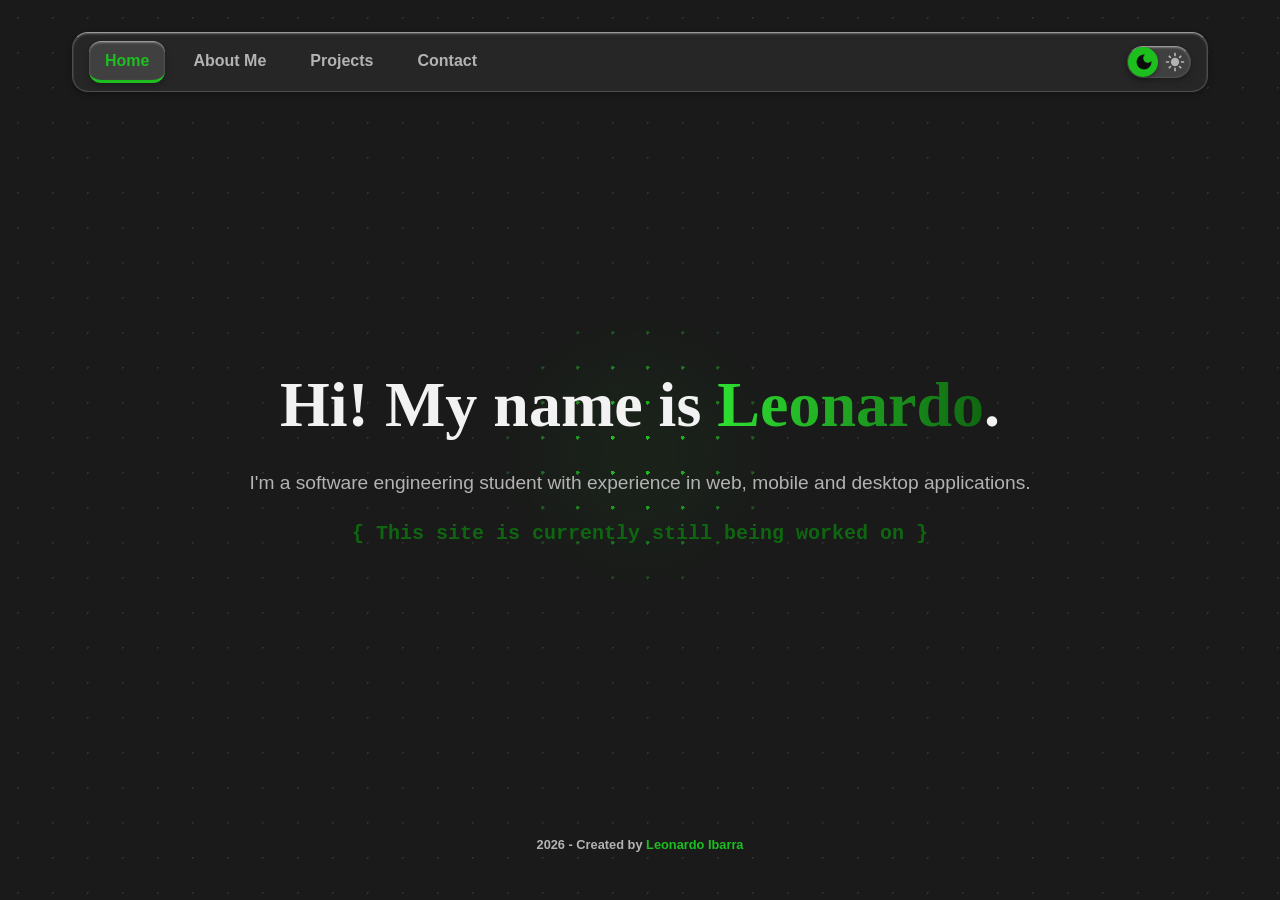
<file: index.html>
<!DOCTYPE html>
<html>
<head>
    <meta http-equiv="refresh" content="0; url=home/home.html" />
    <title>Redirecting...</title>
</head>
<body>
    <p>If you are not redirected automatically, follow this <a href="home/home.html">link</a>.</p>
</body>
</html>
</file>
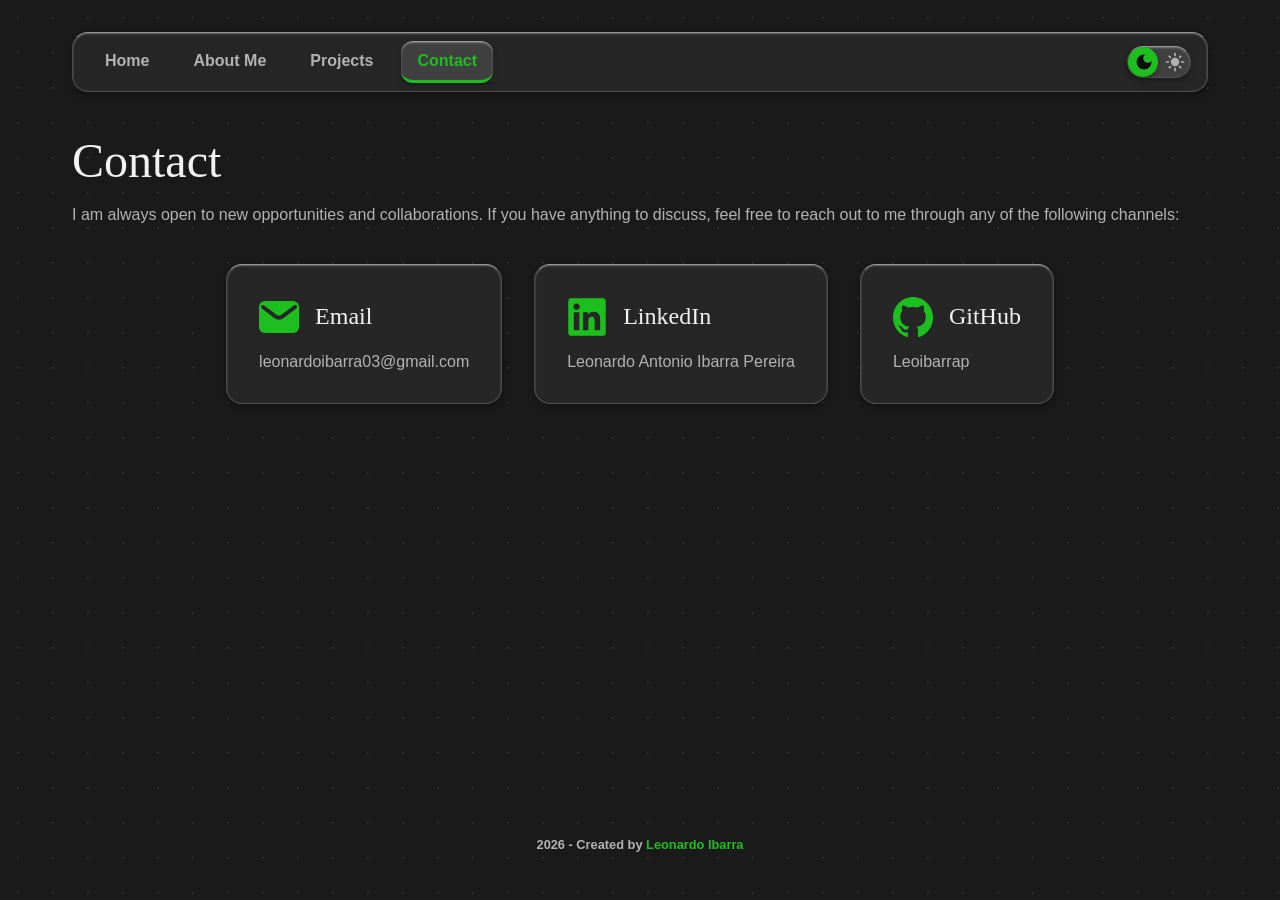
<file: contact/contact.html>
<!DOCTYPE html>
<html>

<head>
    <title>Portfolio</title>
    <link rel="icon" type="image/x-icon" href="../assets/icons/web-icon.png">
    <link rel="stylesheet" href="../style.css">
    <link rel="stylesheet" href="../contact/contact.css">
    <script>
        let initTheme = localStorage.getItem('theme') || "dark";
        document.documentElement.setAttribute("data-theme", initTheme);
    </script>
</head>

<body>
    <div class="nav-bar">
        <div class="nav-group">
            <a class="nav-item" href="../home/home.html">Home</a>
            <a class="nav-item" href="../about/about.html">About Me</a>
            <a class="nav-item" href="../projects/projects.html">Projects</a>
            <a class="nav-item active" href="../contact/contact.html">Contact</a>
        </div>

        <div id="theme-toggle-button" onclick="toggleTheme()">
            <div class="theme-toggle-thumb"></div>
            <div id="dark-mode-icon" class="theme-icon"></div>
            <div id="light-mode-icon" class="theme-icon"></div>
        </div>
    </div>

    <div class="main-container">
        <div class="page-header">
            <h1>Contact</h1>
            <p>
                I am always open to new opportunities and collaborations. If you have anything to discuss, feel free to
                reach out to me through any of the following channels:
            </p>
        </div>

        <div class="cards-container">
            <a class="card" href="mailto:leonardoibarra03@gmail.com" target="_blank">
                <div class="card-header">
                    <div class="card-icon" id="email-icon"></div>
                    <div class="card-title">
                        <h2>Email</h2>
                    </div>
                </div>
                <div class="card-content">
                    <p>leonardoibarra03@gmail.com</p>
                </div>
            </a>

            <a class="card" href="https://www.linkedin.com/in/leonardo-antonio-ibarra-pereira/" target="_blank">
                <div class="card-header">
                    <div class="card-icon" id="linkedin-icon"></div>
                    <div class="card-title">
                        <h2>LinkedIn</h2>
                    </div>
                </div>
                <div class="card-content">
                    <p>Leonardo Antonio Ibarra Pereira</p>
                </div>
            </a>

            <a class="card" href="https://www.github.com/leoibarrapp" target="_blank">
                <div class="card-header">
                    <div class="card-icon" id="github-icon"></div>
                    <div class="card-title">
                        <h2>GitHub</h2>
                    </div>
                </div>
                <div class="card-content">
                    <p>Leoibarrap</p>
                </div>
            </a>
        </div>
    </div>

    <script src="../script.js"></script>
</body>

</html>
</file>
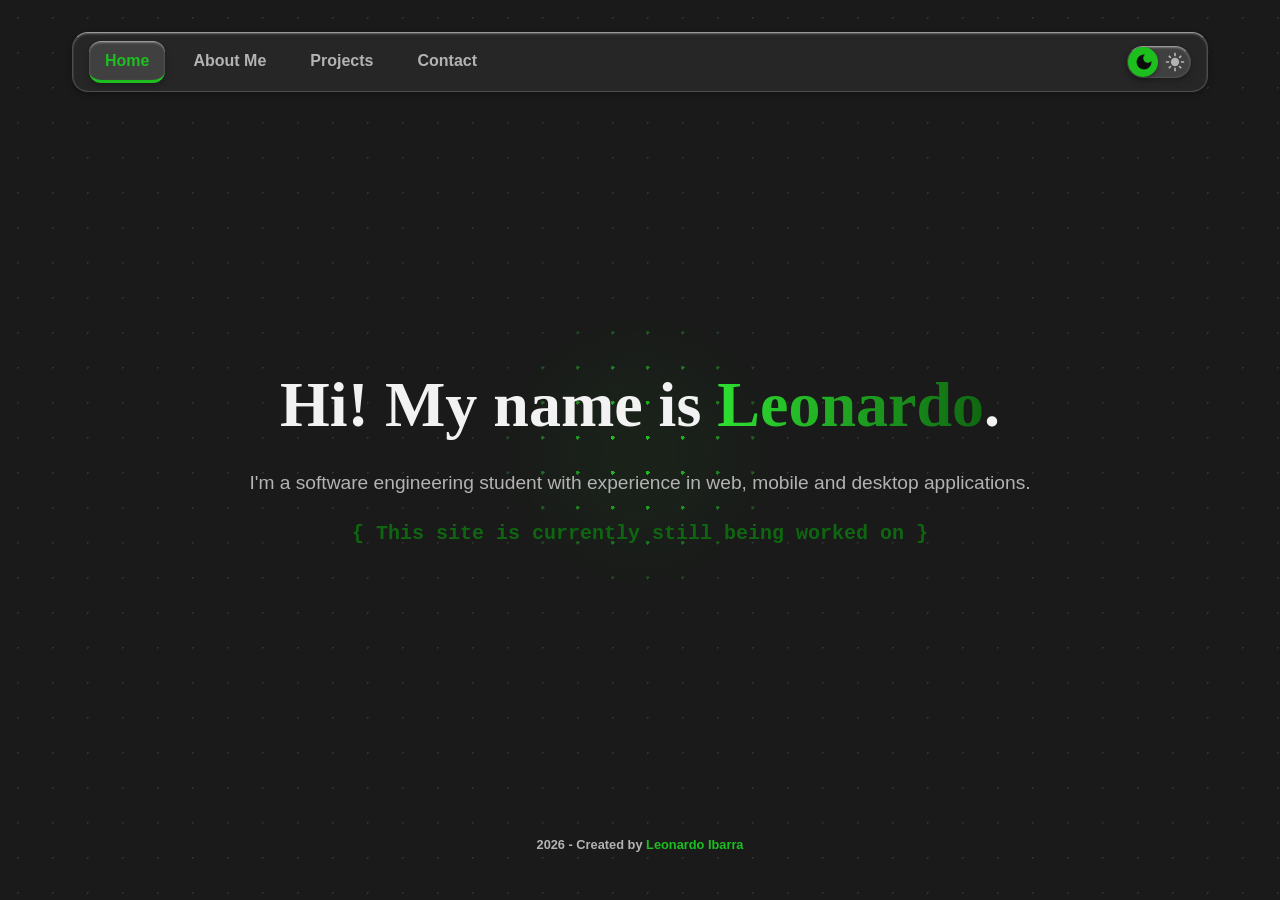
<file: home/home.html>
<!DOCTYPE html>
<html>

<head>
    <title>Portfolio</title>
    <link rel="icon" type="image/x-icon" href="../assets/icons/web-icon.png">
    <link rel="stylesheet" href="../style.css?v=1.1">
    <link rel="stylesheet" href="home.css?v=1.1">
    <script>
        let initTheme = localStorage.getItem('theme') || "dark";
        document.documentElement.setAttribute("data-theme", initTheme);
    </script>
</head>

<body>
    <div class="nav-bar">
        <div class="nav-group">
            <a class="nav-item active" href="home.html">Home</a>
            <a class="nav-item" href="../about/about.html">About Me</a>
            <a class="nav-item" href="../projects/projects.html">Projects</a>
            <a class="nav-item" href="../contact/contact.html">Contact</a>
        </div>

        <div id="theme-toggle-button" onclick="toggleTheme()">
            <div class="theme-toggle-thumb"></div>
            <div id="dark-mode-icon" class="theme-icon"></div>
            <div id="light-mode-icon" class="theme-icon"></div>
        </div>
    </div>

    <div class="home-container">
        <div class="home-content">
            <h1>Hi! My name is <span class="gradient-text">Leonardo</span>.</h1>
            <p>I'm a software engineering student with experience in web, mobile and desktop applications.</p>
            <h2 class="work-in-progress">This site is currently still being worked on</h2>
        </div>
    </div>

    <script src="../script.js"></script>
    <script src="home.js"></script>
</body>

</html>
</file>
<file: style.css>
:root {
    --bg-dark: hsl(0 0% 10%);
    --bg: hsl(0 0% 15%);
    --bg-light: hsl(0 0% 25%);
    --border: hsl(0 0% 30%);
    --gradient: linear-gradient(0deg, var(--bg) 95%, var(--bg-light));
    --gradient-hover: linear-gradient(0deg, var(--bg) 80%, var(--bg-light));
    --highlight: hsl(0 0% 60%);
    --border-card: solid 1px var(--border);
    --shadow:
        inset 0 1px 2px #ffffff50,
        0 2px 4px #00000030,
        0 4px 8px #00000015;

    --text: hsl(0 0% 95%);
    --text-muted: hsl(0 0% 70%);
    --dot-color: rgba(255, 255, 255, 0.1);
    --dot-size: 35px;

    --radius: 1rem;
    --radius-sm: 0.75rem;
    --radius-md: 1.5rem;
    --radius-lg: 2rem;

    --primary-darkest: hsl(121, 74%, 13%);
    --primary-dark: hsl(121, 74%, 23%);
    --primary: hsl(121, 74%, 43%);
    --primary-light: hsl(121, 74%, 53%);
    --primary-lightest: hsl(121, 74%, 63%);
    --primary-transparent: hsla(121, 74%, 43%, 0.05);

    --accent-darkest: hsl(200, 85%, 18%);
    --accent-dark: hsl(200, 85%, 28%);
    --accent: hsl(200, 85%, 48%);
    --accent-light: hsl(200, 85%, 58%);
    --accent-lightest: hsl(200, 85%, 68%);

    --yellow-darkest: hsl(45, 100%, 15%);
    --yellow-dark: hsl(45, 100%, 25%);
    --yellow: hsl(45, 100%, 45%);
    --yellow-light: hsl(45, 100%, 55%);
    --yellow-lightest: hsl(45, 100%, 65%);

    --border-primary: hsl(121, 74%, 40%);
    --border-accent: hsl(200, 85%, 45%);
}

[data-theme="light"] {
    --primary-darkest: hsl(121, 74%, 13%);
    --primary-dark: hsl(121, 74%, 23%);
    --primary: hsl(121, 74%, 33%);
    --primary-light: hsl(121, 74%, 43%);
    --primary-lightest: hsl(121, 74%, 53%);
    --primary-transparent: hsla(121, 74%, 43%, 0.05);

    --bg-dark: hsl(0 0% 85%);
    --bg: hsl(0 0% 90%);
    --bg-light: hsl(0 0% 95%);

    --highlight: hsl(0 0% 100%);
    --border-card: solid 1px var(--bg);

    --text: hsl(0 0% 5%);
    --text-muted: hsl(0 0% 30%);
    --dot-color: rgba(0, 0, 0, 0.2);
}

.theme-transition,
.theme-transition *,
.theme-transition *::before,
.theme-transition *::after {
    transition: background-color 0.2s ease-in-out, color 0.1s ease-in-out, border-color 0.2s ease-in-out, box-shadow 0.2s ease-in-out !important;
}

#theme-toggle-button {
    position: relative;
    width: 64px;
    height: 32px;
    background-color: var(--bg-light);
    border-radius: var(--radius);
    cursor: pointer;
    display: flex;
    justify-content: space-between;
    align-items: center;
    padding: 0 5px 0 6px;
    border: var(--border-card);
    border-top: solid 1px var(--highlight);
    box-sizing: border-box;
    box-shadow: var(--shadow);
    margin: 0;
}

.theme-icon {
    width: 20px;
    height: 20px;
    z-index: 2;
    transition: background-color 0.3s ease, opacity 0.3s ease;
}

#dark-mode-icon {
    mask: url("assets/icons/dark-mode-icon.svg") no-repeat center / contain;
    -webkit-mask: url("assets/icons/dark-mode-icon.svg") no-repeat center / contain;
}

#light-mode-icon {
    mask: url("assets/icons/light-mode-icon.svg") no-repeat center / contain;
    -webkit-mask: url("assets/icons/light-mode-icon.svg") no-repeat center / contain;
}

[data-theme="dark"] #dark-mode-icon,
[data-theme="light"] #light-mode-icon {
    background-color: hsl(0 0% 5%);
}

[data-theme="light"] #dark-mode-icon,
[data-theme="dark"] #light-mode-icon {
    background-color: var(--text-muted);
}

.theme-toggle-thumb {
    position: absolute;
    top: 0px;
    left: 0px;
    width: 30px;
    height: 30px;
    background: var(--primary);
    border-radius: 50%;
    z-index: 1;
    transition: transform 0.4s cubic-bezier(0.68, -0.55, 0.265, 1.55), background-color 0.4s ease;
    box-shadow: 0 2px 4px rgba(0, 0, 0, 0.3);
}

[data-theme="light"] .theme-toggle-thumb {
    transform: translateX(32px);
}

#theme-toggle-button:hover .theme-toggle-thumb {
    background: var(--primary-light);
}

body {
    font-family: 'Google Sans', sans-serif;
    /* font-family: 'Segoe UI'; */
    background-color: var(--bg-dark) !important;
    color: var(--text-muted);

    max-width: 1200px;
    margin: 0 auto;
    padding: 2rem;
    min-height: 100vh;
    box-sizing: border-box;

    display: flex;
    flex-direction: column;
    gap: 2.5rem;

    user-select: none;

    background-image: radial-gradient(var(--dot-color) 1px, transparent 1px);
    background-size: var(--dot-size) var(--dot-size);
}

p {
    color: var(--text-muted);
    text-align: justify;
    margin: 0;
}

h1,
h2,
h3 {
    font-family: 'Segoe UI';
    color: var(--text);
    margin: 0;
    line-height: 1.2;
    font-weight: normal;
}

.main-container {
    display: flex;
    flex-direction: column;
    gap: 2.5rem;
}

.page-header {
    display: flex;
    flex-direction: column;
    gap: 1rem;
}

.page-header h1 {
    font-size: 3rem;
    font-weight: normal;
}

button {
    padding: 0.75rem;
    border-radius: var(--radius);

    box-shadow: var(--shadow);
    border: none;
    border-top: solid 6px var(--highlight);
    font-size: 1rem;
    cursor: pointer;
    transition: background-color 0.2s ease-in-out, color 0.2s ease-in-out, border-color 0.2s ease-in-out, box-shadow 0.2s ease-in-out !important;

}

.btn-primary {
    background-color: var(--primary);
    color: var(--primary-darkest);
    font-weight: bold;

    border-top: solid 2px var(--primary-lightest) !important;
}

.btn-primary:hover {
    background-color: var(--primary-light) !important;
}

.btn-accent {
    background-color: var(--accent);
    color: var(--accent-darkest);
    font-weight: bold;

    border-top: solid 2px var(--accent-lightest);
}

.btn-accent:hover {
    background-color: var(--accent-light) !important;
}

.btn-yellow {
    background-color: var(--yellow);
    color: var(--yellow-darkest);
    font-weight: bold;

    border-top: solid 2px var(--yellow-lightest);
}

.btn-yellow:hover {
    background-color: var(--yellow-light) !important;
}

.nav-bar {
    background-color: var(--bg);
    box-shadow: var(--shadow);
    border: var(--border-card);
    border-top: solid 1px var(--highlight);

    padding: 0.5rem 1rem;
    border-radius: var(--radius);

    display: flex;
    justify-content: space-between;
    align-items: center;
}

.nav-bar .nav-group {
    display: flex;
    align-items: center;
    gap: 12px;
}

.nav-bar #theme-toggle-button {
    margin: 0;
}

.nav-bar .nav-item {
    padding: 10px 16px;
    text-decoration: none;
    font-weight: bold;
    color: inherit;

    border-bottom: solid 2px transparent;
    border-radius: var(--radius-sm);

    transition: background-color 0.2s ease-in-out, transform 0.2s ease-in-out, color 0.2s ease-in-out;
}

.nav-bar .nav-item.active {
    color: var(--primary);
    background-color: var(--bg-light);
    border-top: solid 1px var(--highlight);
    border-bottom: 3px solid var(--primary);
    box-shadow: var(--shadow);
}

.nav-bar .nav-item:hover:not(.active) {
    background-color: var(--bg-light);
    transform: translateY(-2px);
    color: var(--primary-light);
    box-shadow: var(--shadow);
}

.cards-container {
    display: flex;
    gap: 2rem;
    align-items: stretch;
}

.cards-container .card {
    flex: 1;
    min-width: 0;
    overflow: visible;
}


.card {
    background-color: var(--bg);
    box-shadow: var(--shadow);
    border: var(--border-card);
    border-top: solid 1px var(--highlight);

    padding: 2rem;
    border-radius: var(--radius);

    display: flex;
    flex-direction: column;
    gap: 1rem;
    transition: background-color 0.2s ease, transform 0.2s ease-in-out;

}

.card.interactive,
a.card {
    cursor: pointer;
}

.card.interactive:hover,
a.card:hover {
    background-color: var(--bg-light);
    transform: translateY(-5px);
}

.card.interactive:hover p,
a.card:hover p {
    color: var(--text);
}

.card p,
.card h1,
.card h2 {
    margin: 0;
    transition: color 0.2s ease-in-out;
}

a.card {
    text-decoration: none !important;
}

.card-header {
    display: flex;
    align-items: center;
    gap: 1rem;
}


.card-icon {
    width: 40px;
    height: 40px;
    z-index: 2;
    transition: background-color 0.3s ease, opacity 0.3s ease;
}

.page-footer {
    display: flex;
    justify-content: center;
    align-items: center;
    margin-top: auto;
    padding: 1rem;
    color: var(--text-muted);
    font-size: 0.8rem;
    font-weight: bold;
    ;
}

.highlight {
    font-weight: bold;
    color: var(--primary);
}
</file>
<file: contact/contact.css>
#linkedin-icon {
    mask: url("../assets/icons/linkedin-icon.svg") no-repeat center / contain;
    -webkit-mask: url("../assets/icons/linkedin-icon.svg") no-repeat center / contain;
}

#email-icon {
    mask: url("../assets/icons/email-icon.svg") no-repeat center / contain;
    -webkit-mask: url("../assets/icons/email-icon.svg") no-repeat center / contain;
}

#github-icon {
    mask: url("../assets/icons/github-icon.svg") no-repeat center / contain;
    -webkit-mask: url("../assets/icons/github-icon.svg") no-repeat center / contain;
}

.card-icon {
    background-color: var(--primary);
}

.cards-container {
    justify-content: center !important;
    align-items: center !important;
}

.card {
    flex: none !important
}
</file>
<file: home/home.css>
:root {
    --dot-highlight-color: var(--primary);
    --dot-highlight-size: 150px;
    --spotlight-color: var(--primary-transparent);
}

[data-theme="light"] {
    --dot-highlight-color: var(--primary-dark);
    --spotlight-color: var(--primary-transparent);
}

/* capa superior de puntos brillantes */
body::before {
    content: "";
    position: absolute;
    inset: 0;
    z-index: -1;

    /* background-image: radial-gradient(var(--dot-highlight-color) 2px, var(--spotlight-color) 2px); */
    background-image: radial-gradient(var(--dot-highlight-color) 2px, var(--spotlight-color) 2px);
    background-size: 35px 35px;

    -webkit-mask-image: radial-gradient(150px circle at var(--x, 50%) var(--y, 50%),
            black 20%,
            transparent 100%);

    mask-image: radial-gradient(150px circle at var(--x, 50%) var(--y, 50%),
            black 20%,
            transparent 100%);
}

.home-container {
    position: relative;
    width: 100%;
    flex-grow: 1;
    display: flex;
    align-items: center;
    justify-content: center;
}

.home-content {
    position: relative;
    z-index: 1;
    text-align: center;
    max-width: 800px;
    padding: 0 20px;
    display: flex;
    flex-direction: column;
    justify-content: center;
    align-items: center;
    gap: 1.5rem;
    width: 80%;
}

.home-container h1 {
    font-size: 4rem;
    text-align: center;
    margin: 0;
    font-weight: 800;
}

.home-container p {
    text-align: center;
    margin: 0;
    font-size: 1.2rem;
    line-height: 1.6;
}

[data-theme="dark"] .gradient-text {
    background: linear-gradient(90deg, var(--primary-light), var(--primary-dark));
    -webkit-background-clip: text;
    -webkit-text-fill-color: transparent;
    background-clip: text;
    color: transparent;
    background-size: 100% 100%;
    display: inline-block;
}

[data-theme="light"] .gradient-text {
    background: linear-gradient(90deg, var(--primary-light), var(--primary-darkest));
    -webkit-background-clip: text;
    -webkit-text-fill-color: transparent;
    background-clip: text;
    color: transparent;
    background-size: 100% 100%;
    display: inline-block;
}

.work-in-progress {
    font-size: 1.25rem;
    text-align: center;
    margin: 0;
    font-family: 'Courier New', Courier, monospace;
    font-weight: bold;
}

[data-theme="dark"] .work-in-progress {
    color: var(--primary-dark);
}

[data-theme="light"] .work-in-progress {
    color: var(--primary);
}

.work-in-progress::before {
    content: "{ ";
}

.work-in-progress::after {
    content: " }";
}
</file>
